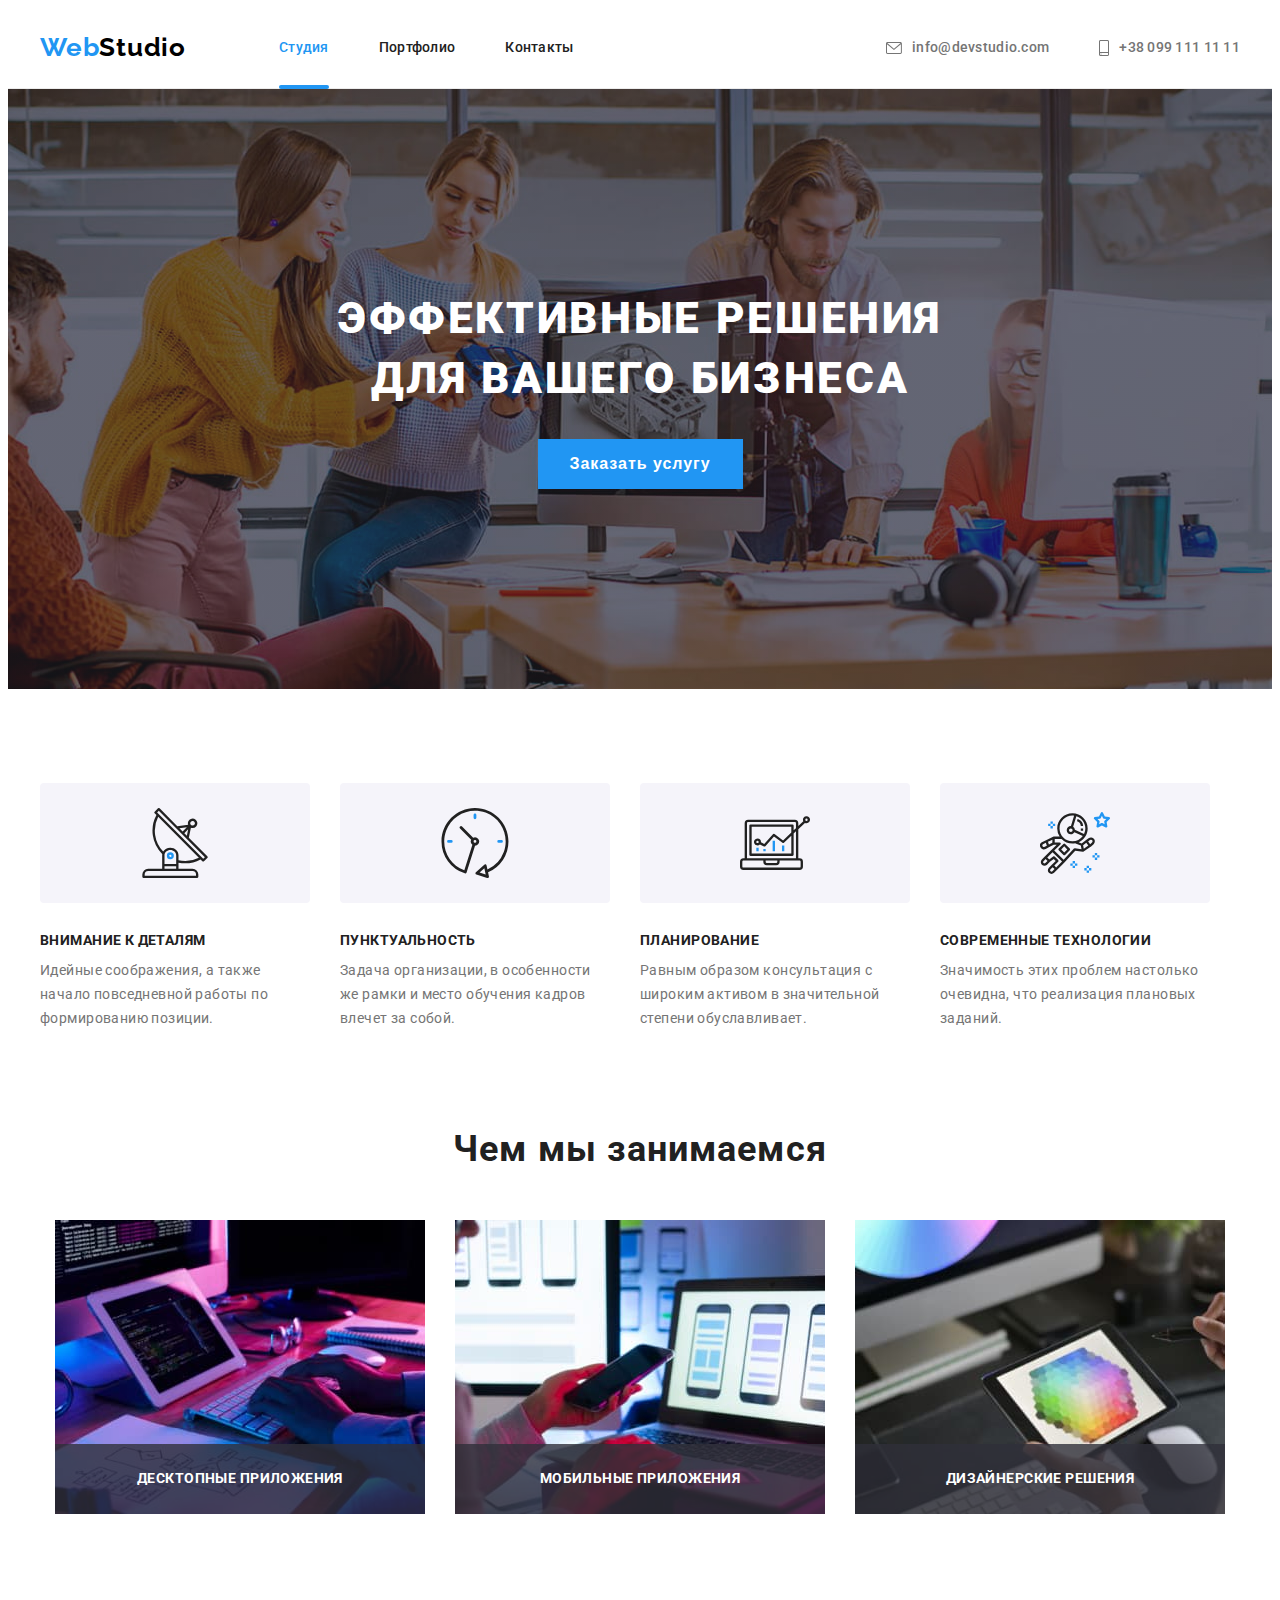
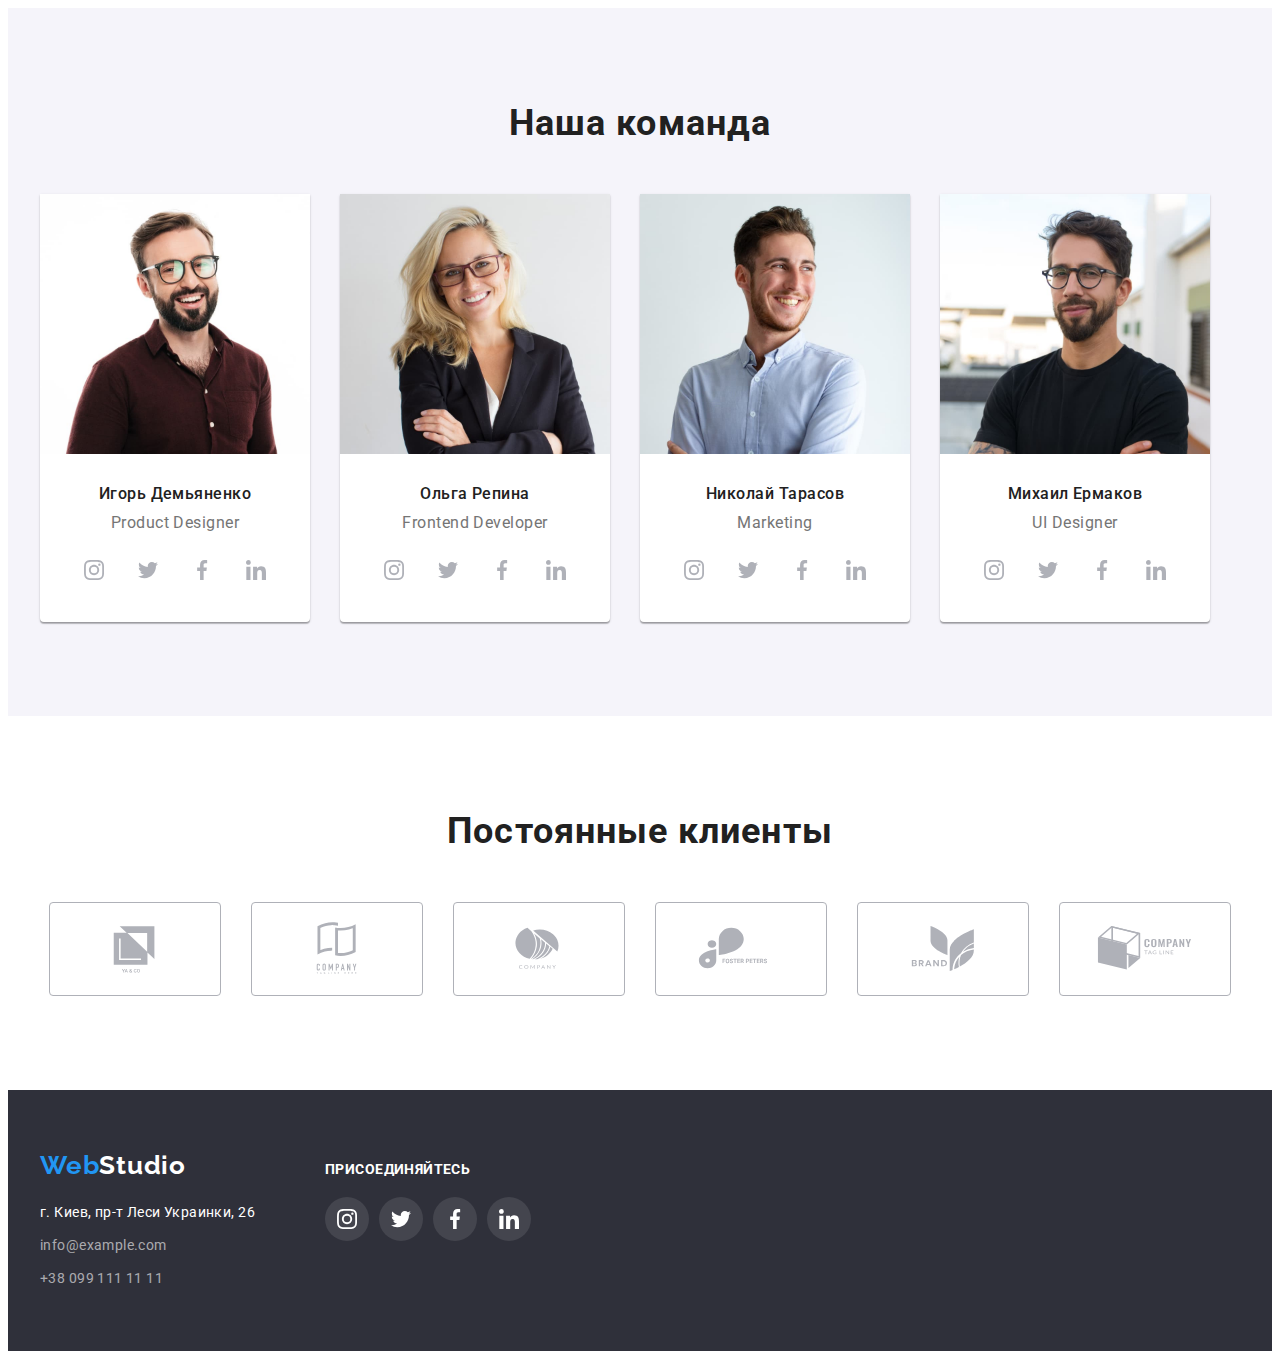
<file: index.html>
<!DOCTYPE html>
<html lang="ru">
  <head>
    <meta charset="UTF-8" />
    <meta http-equiv="X-UA-Compatible" content="IE=edge" />
    <meta name="viewport" content="width=device-width, initial-scale=1.0" />
    <title>Web Studio</title>

    <!-- Шрифти -->
    <link rel="preconnect" href="https://fonts.googleapis.com" />
    <link rel="preconnect" href="https://fonts.gstatic.com" crossorigin />
    <link
      href="https://fonts.googleapis.com/css2?family=Raleway:wght@700&family=Roboto:wght@400;500;700;900&display=swap"
      rel="stylesheet"
    />

    <!-- Modern normalize -->
    <link
      rel="stylesheet"
      href="https://cdnjs.cloudflare.com/ajax/libs/modern-normalize/1.1.0/modern-normalize.min.css"
      integrity="sha512-wpPYUAdjBVSE4KJnH1VR1HeZfpl1ub8YT/NKx4PuQ5NmX2tKuGu6U/JRp5y+Y8XG2tV+wKQpNHVUX03MfMFn9Q=="
      crossorigin="anonymous"
      referrerpolicy="no-referrer"
    />

    <!-- Стилі css -->
    <link rel="stylesheet" href="./css/style.css" />
  </head>

  <body>
    <!-- Header -->
    <header class="header">
      <div class="container header-container">
        <a class="logo link" href="index.html" lang="en">
          <span class="logo-part">Web</span>Studio</a
        >

        <nav class="header-nav">
          <ul class="menu-list list">
            <li class="menu-item">
              <a class="menu-link current link" href="./index.html">Студия</a>
            </li>
            <li class="menu-item">
              <a class="menu-link link" href="./portfolio.html">Портфолио</a>
            </li>
            <li class="menu-item">
              <a class="menu-link link" href="">Контакты</a>
            </li>
          </ul>
        </nav>
        <ul class="contact-header-list list">
          <li class="header-item-mail">
            <a
              class="contact-header-link link"
              href="mailto:info@devstudio.com"
            >
              <svg class="header-icon" width="16" height="12">
                <use href="./images/icons.svg#icon-envelope"></use>
              </svg>
              info@devstudio.com</a
            >
          </li>
          <li class="header-item-phone">
            <a class="contact-header-link link" href="tel:+380961111111">
              <svg class="header-icon" width="10" height="16">
                <use href="./images/icons.svg#icon-smartphone"></use>
              </svg>
              +38 099 111 11 11</a
            >
          </li>
        </ul>
      </div>
    </header>

    <main>
      <!-- Hero -->
      <section class="hero">
        <div class="container">
          <h1 class="hero-title">
            Эффективные решения <br />
            для вашего бизнеса
          </h1>
          <button class="hero-btn" type="button" data-modal-open>Заказать услугу</button>
        <div class="backdrop is-hidden" data-modal>
          <div class="modal-wrapper">
          <button class="modal-btn" data-modal-close>
            <svg class="close-icon" width="18" height="18">
              <use href="./images/icons.svg#icon-close"></use>
            </svg>
          </button>
          </div>
        </div>
        </div>
      </section>

      <!--Our advantages  -->
      <section class="section">
        <div class="container advantages">
          <h2 class="visually-hidden">Наши преимущества</h2>
          <ul class="advantages-list list">
            <li class="advantages-item">
              <div class="advantages-img">
                <svg class="advantages-icon">
                  <use href="./images/icons.svg#icon-antenna"></use>
                </svg>
              </div>
              <h3 class="advantages-title">Внимание к деталям</h3>
              <p class="advantages-description">
                Идейные соображения, а также начало повседневной работы по
                формированию позиции.
              </p>
            </li>
            <li class="advantages-item">
              <div class="advantages-img">
                <svg class="advantages-icon">
                  <use href="./images/icons.svg#icon-clock"></use>
                </svg>
              </div>
              <h3 class="advantages-title">Пунктуальность</h3>
              <p class="advantages-description">
                Задача организации, в особенности же рамки и место обучения
                кадров влечет за собой.
              </p>
            </li>
            <li class="advantages-item">
              <div class="advantages-img">
                <svg class="advantages-icon">
                  <use href="./images/icons.svg#icon-diagram"></use>
                </svg>
              </div>
              <h3 class="advantages-title">Планирование</h3>
              <p class="advantages-description">
                Равным образом консультация с широким активом в значительной
                степени обуславливает.
              </p>
            </li>
            <li class="advantages-item">
              <div class="advantages-img">
                <svg class="advantages-icon">
                  <use href="./images/icons.svg#icon-astronaut"></use>
                </svg>
              </div>
              <h3 class="advantages-title">Современные технологии</h3>
              <p class="advantages-description">
                Значимость этих проблем настолько очевидна, что реализация
                плановых заданий.
              </p>
            </li>
          </ul>
        </div>
      </section>

      <!-- What we do -->
      <section class="services section">
        <div class="container">
          <h2 class="section-title">Чем мы занимаемся</h2>
          <ul class="services-list list">
            <li class="services-item">
              <img
                class="services-img"
                src="./images/block1-img1.jpg"
                alt="сотрудник пишет код"
                width="370"
                height="294"
              />
              <div class="services-description">
                <p class="services-name">Десктопные приложения</p>
              </div>
            </li>
            <li class="services-item">
              <img
                class="services-img"
                src="./images/block1-img2.jpg"
                alt="сотрудник создает дизайн приложения"
                width="370"
                height="294"
              />
              <div class="services-description">
                <p class="services-name">Мобильные приложения</p>
              </div>
            </li>
            <li class="services-item">
              <img
                class="services-img"
                src="./images/block1-img3.jpg"
                alt="сотрудник делает палитру для графического дизайна"
                width="370"
                height="294"
              />
              <div class="services-description">
                <p class="services-name">Дизайнерские решения</p>
              </div>
            </li>
          </ul>
        </div>
      </section>

      <!-- Our team -->
      <section class="team section">
        <div class="container">
          <h2 class="section-title">Наша команда</h2>
          <ul class="team-list list">
            <li class="team-list-item">
              <img
                class="team-list-photo"
                src="./images/block2-img1.jpg"
                alt="портретное фото сотрудника"
                width="270"
                height="260"
              />
              <div class="team-description">
                <h3 class="team-list-name">Игорь Демьяненко</h3>
                <p class="team-list-position" lang="en">Product Designer</p>
                <ul class="team-socials list">
                  <li class="socials-item">
                    <a
                      class="socials-link link"
                      href=""
                      target="_blank"
                      rel="noopener noreferrer"
                      aria-label="иконка Instagram"
                    >
                      <svg class="socials-icon" width="20" height="20">
                        <use href="./images/icons.svg#icon-instagram"></use>
                      </svg>
                    </a>
                  </li>
                  <li class="socials-item">
                    <a
                      class="socials-link link"
                      href=""
                      target="_blank"
                      rel="noopener noreferrer"
                      aria-label="иконка Twitter"
                    >
                      <svg class="socials-icon" width="20" height="20">
                        <use href="./images/icons.svg#icon-twitter"></use>
                      </svg>
                    </a>
                  </li>
                  <li class="socials-item">
                    <a
                      class="socials-link link"
                      href=""
                      target="_blank"
                      rel="noopener noreferrer"
                      aria-label="иконка Facebook"
                    >
                      <svg class="socials-icon" width="20" height="20">
                        <use href="./images/icons.svg#icon-facebook"></use>
                      </svg>
                    </a>
                  </li>
                  <li class="socials-item">
                    <a
                      class="socials-link link"
                      href=""
                      target="_blank"
                      rel="noopener noreferrer"
                      aria-label="иконка Linkedin"
                    >
                      <svg class="socials-icon" width="20" height="20">
                        <use href="./images/icons.svg#icon-linkedin"></use>
                      </svg>
                    </a>
                  </li>
                </ul>
              </div>
            </li>
            <li class="team-list-item">
              <img
                class="team-list-photo"
                src="./images/block2-img2.jpg"
                alt="портретное фото сотрудника"
                width="270"
                height="260"
              />
              <div class="team-description">
                <h3 class="team-list-name">Ольга Репина</h3>
                <p class="team-list-position" lang="en">Frontend Developer</p>
                <ul class="team-socials list">
                  <li class="socials-item">
                    <a
                      class="socials-link link"
                      href=""
                      target="_blank"
                      rel="noopener noreferrer"
                      aria-label="иконка Instagram"
                    >
                      <svg class="socials-icon" width="20" height="20">
                        <use href="./images/icons.svg#icon-instagram"></use>
                      </svg>
                    </a>
                  </li>
                  <li class="socials-item">
                    <a
                      class="socials-link link"
                      href=""
                      target="_blank"
                      rel="noopener noreferrer"
                      aria-label="иконка Twitter"
                    >
                      <svg class="socials-icon" width="20" height="20">
                        <use href="./images/icons.svg#icon-twitter"></use>
                      </svg>
                    </a>
                  </li>
                  <li class="socials-item">
                    <a
                      class="socials-link link"
                      href=""
                      target="_blank"
                      rel="noopener noreferrer"
                      aria-label="иконка Facebook"
                    >
                      <svg class="socials-icon" width="20" height="20">
                        <use href="./images/icons.svg#icon-facebook"></use>
                      </svg>
                    </a>
                  </li>
                  <li class="socials-item">
                    <a
                      class="socials-link link"
                      href=""
                      target="_blank"
                      rel="noopener noreferrer"
                      aria-label="иконка Linkedin"
                    >
                      <svg class="socials-icon" width="20" height="20">
                        <use href="./images/icons.svg#icon-linkedin"></use>
                      </svg>
                    </a>
                  </li>
                </ul>
              </div>
            </li>
            <li class="team-list-item">
              <img
                class="team-list-photo"
                src="./images/block2-img3.jpg"
                alt="портретное фото сотрудника"
                width="270"
                height="260"
              />
              <div class="team-description">
                <h3 class="team-list-name">Николай Тарасов</h3>
                <p class="team-list-position" lang="en">Marketing</p>
                <ul class="team-socials list">
                  <li class="socials-item">
                    <a
                      class="socials-link link"
                      href=""
                      target="_blank"
                      rel="noopener noreferrer"
                      aria-label="иконка Instagram"
                    >
                      <svg class="socials-icon" width="20" height="20">
                        <use href="./images/icons.svg#icon-instagram"></use>
                      </svg>
                    </a>
                  </li>
                  <li class="socials-item">
                    <a
                      class="socials-link link"
                      href=""
                      target="_blank"
                      rel="noopener noreferrer"
                      aria-label="иконка Twitter"
                    >
                      <svg class="socials-icon" width="20" height="20">
                        <use href="./images/icons.svg#icon-twitter"></use>
                      </svg>
                    </a>
                  </li>
                  <li class="socials-item">
                    <a
                      class="socials-link link"
                      href=""
                      target="_blank"
                      rel="noopener noreferrer"
                      aria-label="иконка Facebook"
                    >
                      <svg class="socials-icon" width="20" height="20">
                        <use href="./images/icons.svg#icon-facebook"></use>
                      </svg>
                    </a>
                  </li>
                  <li class="socials-item">
                    <a
                      class="socials-link link"
                      href=""
                      target="_blank"
                      rel="noopener noreferrer"
                      aria-label="иконка Linkedin"
                    >
                      <svg class="socials-icon" width="20" height="20">
                        <use href="./images/icons.svg#icon-linkedin"></use>
                      </svg>
                    </a>
                  </li>
                </ul>
              </div>
            </li>
            <li class="team-list-item">
              <img
                class="team-list-photo"
                src="./images/block2-img4.jpg"
                alt="портретное фото сотрудника"
                width="270"
                height="260"
              />
              <div class="team-description">
                <h3 class="team-list-name">Михаил Ермаков</h3>
                <p class="team-list-position" lang="en">UI Designer</p>
                <ul class="team-socials list">
                  <li class="socials-item">
                    <a
                      class="socials-link link"
                      href=""
                      target="_blank"
                      rel="noopener noreferrer"
                      aria-label="иконка Instagram"
                    >
                      <svg class="socials-icon" width="20" height="20">
                        <use href="./images/icons.svg#icon-instagram"></use>
                      </svg>
                    </a>
                  </li>
                  <li class="socials-item">
                    <a
                      class="socials-link link"
                      href=""
                      target="_blank"
                      rel="noopener noreferrer"
                      aria-label="иконка Twitter"
                    >
                      <svg class="socials-icon" width="20" height="20">
                        <use href="./images/icons.svg#icon-twitter"></use>
                      </svg>
                    </a>
                  </li>
                  <li class="socials-item">
                    <a
                      class="socials-link link"
                      href=""
                      target="_blank"
                      rel="noopener noreferrer"
                      aria-label="иконка Facebook"
                    >
                      <svg class="socials-icon" width="20" height="20">
                        <use href="./images/icons.svg#icon-facebook"></use>
                      </svg>
                    </a>
                  </li>
                  <li class="socials-item">
                    <a
                      class="socials-link link"
                      href=""
                      target="_blank"
                      rel="noopener noreferrer"
                      aria-label="иконка Linkedin"
                    >
                      <svg class="socials-icon" width="20" height="20">
                        <use href="./images/icons.svg#icon-linkedin"></use>
                      </svg>
                    </a>
                  </li>
                </ul>
              </div>
            </li>
          </ul>
        </div>
      </section>

      <!-- Our clients -->
      <section class="section">
        <div class="container">
          <h2 class="section-title">Постоянные клиенты</h2>
          <ul class="clients list">
            <li class="clients-item">
              <a
                class="clients-link link"
                href=""
                target="_blank"
                rel="noopener noreferrer"
                aria-label="логотип клиента 1"
              >
                <svg class="clients-icon" width="106" height="60">
                  <use href="./images/icons.svg#icon-logo-1"></use>
                </svg>
              </a>
            </li>
            <li class="clients-item">
              <a
                class="clients-link link"
                href=""
                target="_blank"
                rel="noopener noreferrer"
                aria-label="логотип клиента 2"
              >
                <svg class="clients-icon" width="106" height="60">
                  <use href="./images/icons.svg#icon-logo-2"></use>
                </svg>
              </a>
            </li>
            <li class="clients-item">
              <a
                class="clients-link link"
                href=""
                target="_blank"
                rel="noopener noreferrer"
                aria-label="логотип клиента 3"
              >
                <svg class="clients-icon" width="106" height="60">
                  <use href="./images/icons.svg#icon-logo-3"></use>
                </svg>
              </a>
            </li>
            <li class="clients-item">
              <a
                class="clients-link link"
                href=""
                target="_blank"
                rel="noopener noreferrer"
                aria-label="логотип клиента 4"
              >
                <svg class="clients-icon" width="106" height="60">
                  <use href="./images/icons.svg#icon-logo-4"></use>
                </svg>
              </a>
            </li>
            <li class="clients-item">
              <a
                class="clients-link link"
                href=""
                target="_blank"
                rel="noopener noreferrer"
                aria-label="логотип клиента 5"
              >
                <svg class="clients-icon" width="106" height="60">
                  <use href="./images/icons.svg#icon-logo-5"></use>
                </svg>
              </a>
            </li>
            <li class="clients-item">
              <a
                class="clients-link link"
                href=""
                target="_blank"
                rel="noopener noreferrer"
                aria-label="логотип клиента 6"
              >
                <svg class="clients-icon" width="106" height="60">
                  <use href="./images/icons.svg#icon-logo-6"></use>
                </svg>
              </a>
            </li>
          </ul>
        </div>
      </section>
    </main>

    <!-- Footer -->
    <footer class="footer">
      <div class="container footer-container">
        <div class="footer-logo-adress">
          <a class="logo-footer link" href="index.html" lang="en"
            ><span class="logo-part">Web</span>Studio</a
          >
          <address class="address">
            <ul class="contacts-list list">
              <li class="contacts-list-item ">
                <a
                  class="contacts-footer-link map link"
                  href="https://goo.gl/maps/a1JVnRPQd5P11oBA7"
                  target="_blank"
                  rel="noopener noreferrer"
                  >г. Киев, пр-т Леси Украинки, 26</a
                >
              </li>
              <li class="contacts-list-item">
                <a
                  class="contacts-footer-link link"
                  href="mailto:info@example.com"
                  >info@example.com</a
                >
              </li>
              <li class="contacts-list-item">
                <a class="contacts-footer-link link" href="tel:+380991111111"
                  >+38 099 111 11 11</a
                >
              </li>
            </ul>
          </address>
        </div>

        <div class="footer-join">
          <h3 class="join-title">Присоединяйтесь</h3>
          <ul class="join-list list">
            <li class="join-item">
              <a
                class="join-link link"
                href=""
                target="_blank"
                rel="noopener noreferrer"
                aria-label="иконка Instagram"
              >
                <svg class="join-icon" width="20" height="20">
                  <use href="./images/icons.svg#icon-instagram"></use>
                </svg>
              </a>
            </li>
            <li class="join-item">
              <a
                class="join-link link"
                href=""
                target="_blank"
                rel="noopener noreferrer"
                aria-label="иконка Twitter"
              >
                <svg class="join-icon" width="20" height="20">
                  <use href="./images/icons.svg#icon-twitter"></use>
                </svg>
              </a>
            </li>
            <li class="join-item">
              <a
                class="join-link link"
                href=""
                target="_blank"
                rel="noopener noreferrer"
                aria-label="иконка Facebook"
              >
                <svg class="join-icon" width="20" height="20">
                  <use href="./images/icons.svg#icon-facebook"></use>
                </svg>
              </a>
            </li>
            <li class="join-item">
              <a
                class="join-link link"
                href=""
                target="_blank"
                rel="noopener noreferrer"
                aria-label="иконка Linkedin"
              >
                <svg class="join-icon" width="20" height="20">
                  <use href="./images/icons.svg#icon-linkedin"></use>
                </svg>
              </a>
            </li>
          </ul>
        </div>
      </div>
    </footer>

    <script src="./js/modal.js"></script>
  </body>
</html>
</file>
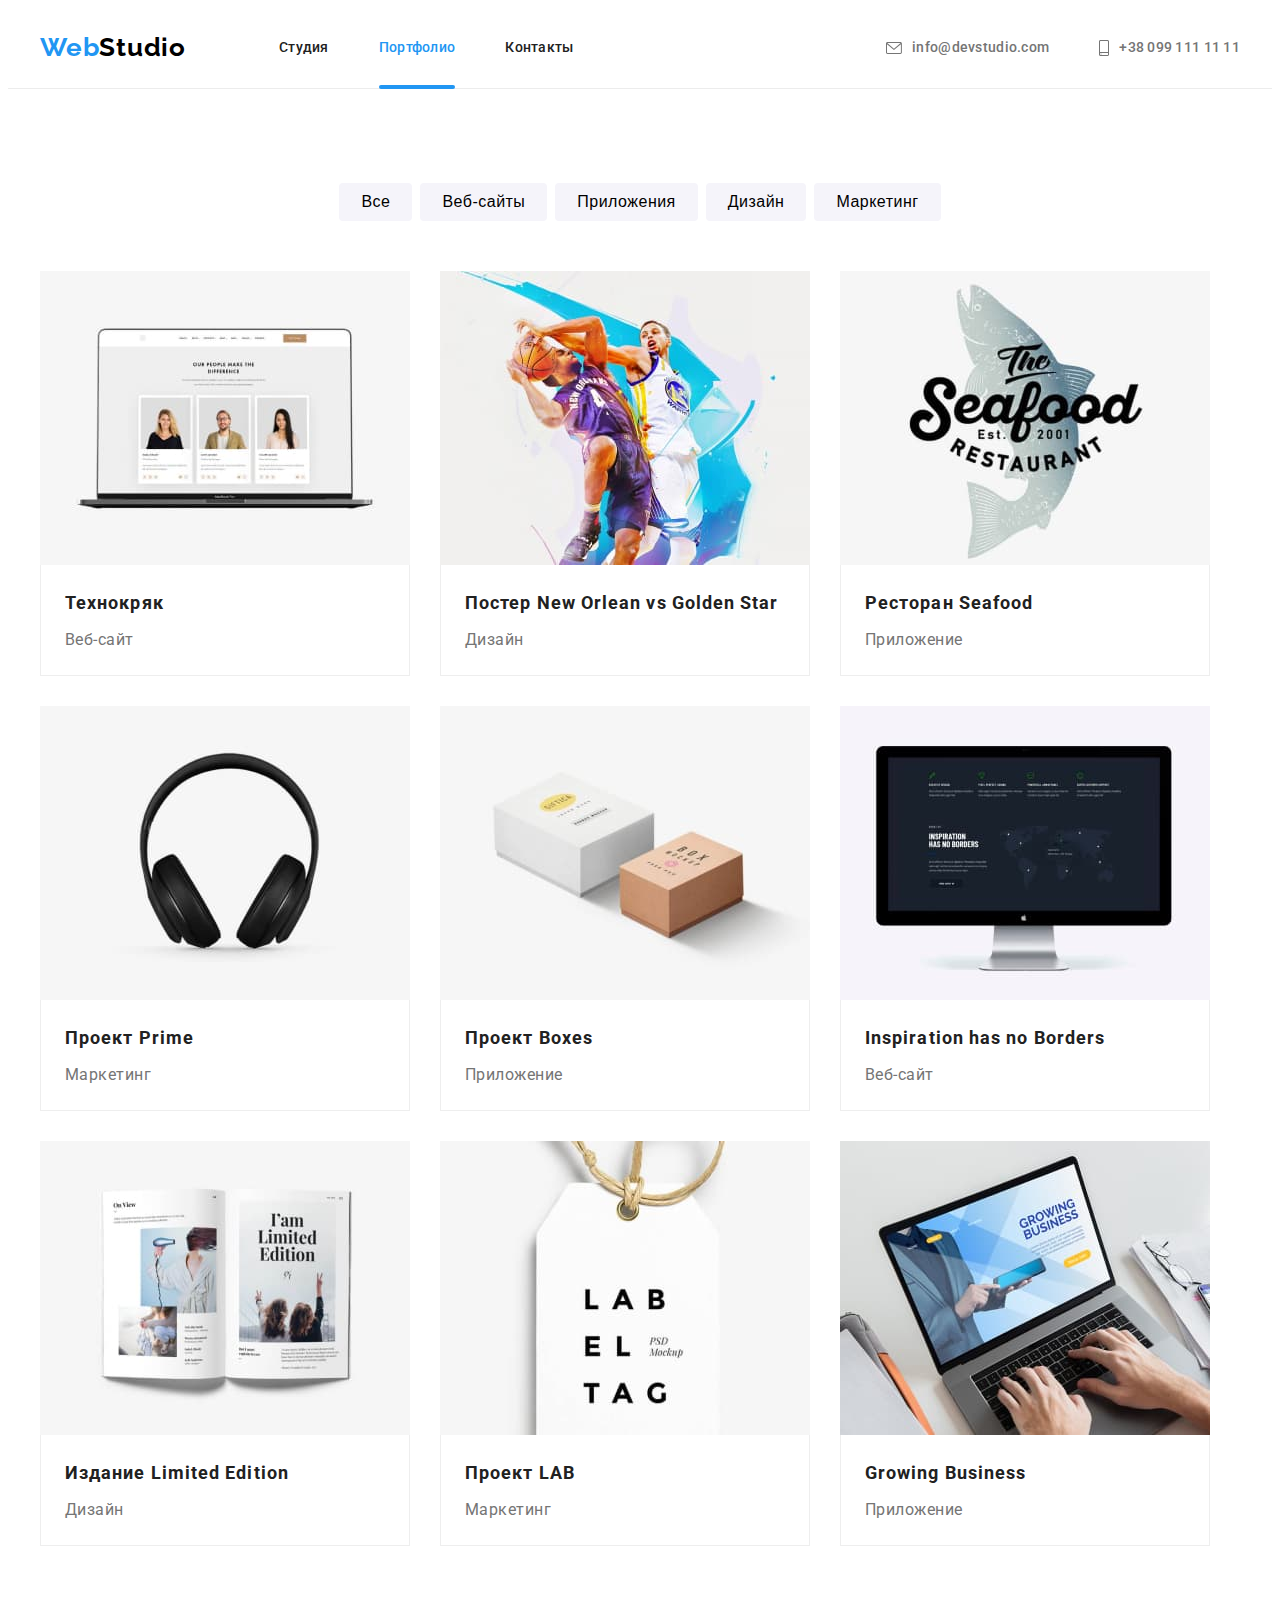
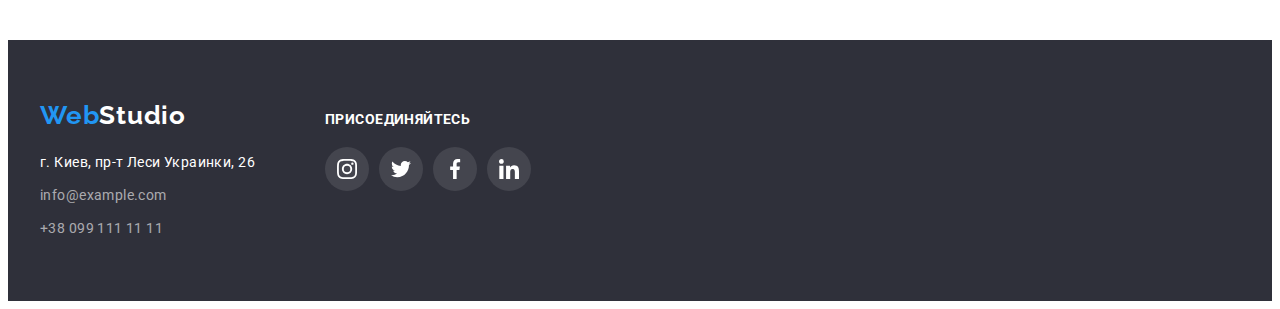
<file: portfolio.html>
<!DOCTYPE html>
<html lang="ru">
  <head>
    <meta charset="UTF-8" />
    <meta http-equiv="X-UA-Compatible" content="IE=edge" />
    <meta name="viewport" content="width=device-width, initial-scale=1.0" />
    <title>Portfolio</title>

    <!-- Шрифти -->
    <link rel="preconnect" href="https://fonts.googleapis.com" />
    <link rel="preconnect" href="https://fonts.gstatic.com" crossorigin />
    <link
      href="https://fonts.googleapis.com/css2?family=Raleway:wght@700&family=Roboto:wght@400;500;700;900&display=swap"
      rel="stylesheet"
    />

    <!-- Modern normalize -->
    <link
      rel="stylesheet"
      href="https://cdnjs.cloudflare.com/ajax/libs/modern-normalize/1.1.0/modern-normalize.min.css"
      integrity="sha512-wpPYUAdjBVSE4KJnH1VR1HeZfpl1ub8YT/NKx4PuQ5NmX2tKuGu6U/JRp5y+Y8XG2tV+wKQpNHVUX03MfMFn9Q=="
      crossorigin="anonymous"
      referrerpolicy="no-referrer"
    />

    <!-- Стилі css -->
    <link rel="stylesheet" href="./css/style.css" />
  </head>
  <body>
    <!-- Header -->
    <header class="header">
      <div class="container header-container">
        <a class="logo link" href="index.html" lang="en">
          <span class="logo-part">Web</span>Studio</a
        >

        <nav class="header-nav">
          <ul class="menu-list list">
            <li class="menu-item">
              <a class="menu-link link" href="./index.html">Студия</a>
            </li>
            <li class="menu-item">
              <a class="menu-link current link" href="./portfolio.html">Портфолио</a>
            </li>
            <li class="menu-item">
              <a class="menu-link link" href="">Контакты</a>
            </li>
          </ul>
        </nav>
        <ul class="contact-header-list list">
          <li class="header-item-mail">
            <a
              class="contact-header-link link"
              href="mailto:info@devstudio.com"
            >
              <svg class="header-icon" width="16" height="12">
                <use href="./images/icons.svg#icon-envelope"></use>
              </svg>
              info@devstudio.com</a
            >
          </li>
          <li class="header-item-phone">
            <a class="contact-header-link link" href="tel:+380961111111">
              <svg class="header-icon" width="10" height="16">
                <use href="./images/icons.svg#icon-smartphone"></use>
              </svg>
              +38 099 111 11 11</a
            >
          </li>
        </ul>
      </div>
    </header>

    <main class="portfolio">
      <section class="section">
        <div class="container">
          <h1 class="visually-hidden">Портфолио</h1>
          <ul class="btn-list list">
            <li class="btn-list-item">
              <button class="button" type="button">Все</button>
            </li>
            <li class="btn-list-item">
              <button class="button" type="button">Веб-сайты</button>
            </li>
            <li class="btn-list-item">
              <button class="button" type="button">Приложения</button>
            </li>
            <li class="btn-list-item">
              <button class="button" type="button">Дизайн</button>
            </li>
            <li class="btn-list-item">
              <button class="button" type="button">Маркетинг</button>
            </li>
          </ul>

          <ul class="projects-list list">
            <li class="projects-list-item">
              <a class="project-list-link link" href="#">
                <div class="project-overlay">
                <img
                  class="projects-example"
                  src="./images/portfolio/img-1.jpg"
                  alt="веб сайт Технокряка"
                  width="370"
                  height="294"
                />
                <div class="overlay">
                  <p class="overlay-description">
                    Ресурс предлагает комплексные предложения с разным уровнем функционала и сервисов. Все это позволит посетителю получить
                    исчерпывающие сведения о компании или частном лице.
                  </p>
                </div>
                </div>
                <div class="project-description">
                  <h2 class="project-name">Технокряк</h2>
                  <p class="project-type">Веб-сайт</p>
                </div>
              </a>
            </li>
            <li class="projects-list-item">
              <a class="project-list-link link" href="#">
                <div class="project-overlay">
                <img
                  class="projects-example"
                  src="./images/portfolio/img-2.jpg"
                  alt="дизайн постера"
                  width="370"
                  height="294"
                />
                <div class="overlay">
                  <p class="overlay-description">
                    Ресурс предлагает комплексные предложения с разным уровнем функционала и сервисов. Все это позволит посетителю
                    получить
                    исчерпывающие сведения о компании или частном лице.
                  </p>
                </div>
                </div>
                <div class="project-description">
                  <h2 class="project-name">
                    Постер <span lang="en">New Orlean vs Golden Star</span>
                  </h2>
                  <p class="project-type">Дизайн</p>
                </div>
              </a>
            </li>
            <li class="projects-list-item">
              <a class="project-list-link link" href="#">
                <div class="project-overlay">
                <img
                  class="projects-example"
                  src="./images/portfolio/img-3.jpg"
                  alt="приложение для ресторана"
                  width="370"
                  height="294"
                />
                <div class="overlay">
                  <p class="overlay-description">
                    Ресурс предлагает комплексные предложения с разным уровнем функционала и сервисов. Все это позволит посетителю
                    получить
                    исчерпывающие сведения о компании или частном лице.
                  </p>
                </div>
                </div>
                <div class="project-description">
                  <h2 class="project-name">
                    Ресторан <span lang="en">Seafood</span>
                  </h2>
                  <p class="project-type">Приложение</p>
                </div>
              </a>
            </li>
            <li class="projects-list-item">
              <a class="project-list-link link" href="">
                <div class="project-overlay">
                <img
                  class="projects-example"
                  src="./images/portfolio/img-4.jpg"
                  alt="маркетинг проекта Prime"
                  width="370"
                  height="294"
                />
                <div class="overlay">
                  <p class="overlay-description">
                    Ресурс предлагает комплексные предложения с разным уровнем функционала и сервисов. Все это позволит посетителю
                    получить
                    исчерпывающие сведения о компании или частном лице.
                  </p>
                </div>
                </div>
                <div class="project-description">
                  <h2 class="project-name">
                    Проект <span lang="en">Prime</span>
                  </h2>
                  <p class="project-type">Маркетинг</p>
                </div>
              </a>
            </li>
            <li class="projects-list-item">
              <a class="project-list-link link" href="">
                <div class="project-overlay">
                <img
                  class="projects-example"
                  src="./images/portfolio/img-5.jpg"
                  alt="проект приложения"
                  width="370"
                  height="294"
                />
                <div class="overlay">
                  <p class="overlay-description">
                    Ресурс предлагает комплексные предложения с разным уровнем функционала и сервисов. Все это позволит посетителю
                    получить
                    исчерпывающие сведения о компании или частном лице.
                  </p>
                </div>
                </div>
                <div class="project-description">
                  <h2 class="project-name">
                    Проект <span lang="en">Boxes</span>
                  </h2>
                  <p class="project-type">Приложение</p>
                </div>
              </a>
            </li>
            <li class="projects-list-item">
              <a class="project-list-link link" href="">
                <div class="project-overlay">
                <img
                  class="projects-example"
                  src="./images/portfolio/img-6.jpg"
                  alt="веб-сайт"
                  width="370"
                  height="294"
                />
                <div class="overlay">
                  <p class="overlay-description">
                    Ресурс предлагает комплексные предложения с разным уровнем функционала и сервисов. Все это позволит посетителю
                    получить
                    исчерпывающие сведения о компании или частном лице.
                  </p>
                </div>
                </div>
                <div class="project-description">
                  <h2 class="project-name" lang="en">
                    Inspiration has no Borders
                  </h2>
                  <p class="project-type">Веб-сайт</p>
                </div>
              </a>
            </li>
            <li class="projects-list-item">
              <a class="project-list-link link" href="">
                <div class="project-overlay">
                <img
                  class="projects-example"
                  src="./images/portfolio/img-7.jpg"
                  alt="дизайн издания"
                  width="370"
                  height="294"
                />
                <div class="overlay">
                  <p class="overlay-description">
                    Ресурс предлагает комплексные предложения с разным уровнем функционала и сервисов. Все это позволит посетителю
                    получить
                    исчерпывающие сведения о компании или частном лице.
                  </p>
                </div>
                </div>
                <div class="project-description">
                  <h2 class="project-name">
                    Издание <span lang="en">Limited Edition</span>
                  </h2>
                  <p class="project-type">Дизайн</p>
                </div>
              </a>
            </li>
            <li class="projects-list-item">
              <a class="project-list-link link" href="">
                <div class="project-overlay">
                <img
                  class="projects-example"
                  src="./images/portfolio/img-8.jpg"
                  alt="маркетинг проекта LAB"
                  width="370"
                  height="294"
                />
                <div class="overlay">
                  <p class="overlay-description">
                    Ресурс предлагает комплексные предложения с разным уровнем функционала и сервисов. Все это позволит посетителю
                    получить
                    исчерпывающие сведения о компании или частном лице.
                  </p>
                </div>
                </div>
                <div class="project-description">
                  <h2 class="project-name">
                    Проект <span lang="en">LAB</span>
                  </h2>
                  <p class="project-type">Маркетинг</p>
                </div>
              </a>
            </li>
            <li class="projects-list-item">
              <a class="project-list-link link" href="">
                <div class="project-overlay">
                <img
                  class="projects-example"
                  src="./images/portfolio/img-9.jpg"
                  alt="приложение для бизнеса"
                  width="370"
                  height="294"
                />
                <div class="overlay">
                  <p class="overlay-description">
                    Ресурс предлагает комплексные предложения с разным уровнем функционала и сервисов. Все это позволит посетителю
                    получить
                    исчерпывающие сведения о компании или частном лице.
                  </p>
                </div>
                </div>
                <div class="project-description">
                  <h2 class="project-name" lang="en">Growing Business</h2>
                  <p class="project-type">Приложение</p>
                </div>
              </a>
            </li>
          </ul>
        </div>
      </section>
    </main>

    <!-- Footer -->
    <footer class="footer">
      <div class="container footer-container">
        <div class="footer-logo-adress">
          <a class="logo-footer link" href="index.html" lang="en"
            ><span class="logo-part">Web</span>Studio</a
          >
          <address class="address">
            <ul class="contacts-list list">
              <li class="contacts-list-item map">
                <a
                  class="contacts-footer-link map link"
                  href="https://goo.gl/maps/a1JVnRPQd5P11oBA7"
                  target="_blank"
                  rel="noopener noreferrer"
                  >г. Киев, пр-т Леси Украинки, 26</a
                >
              </li>
              <li class="contacts-list-item">
                <a
                  class="contacts-footer-link link"
                  href="mailto:info@example.com"
                  >info@example.com</a
                >
              </li>
              <li class="contacts-list-item">
                <a class="contacts-footer-link link" href="tel:+380991111111"
                  >+38 099 111 11 11</a
                >
              </li>
            </ul>
          </address>
        </div>

        <div class="footer-join">
          <h3 class="join-title">Присоединяйтесь</h3>
          <ul class="join-list list">
            <li class="join-item">
              <a
                class="join-link link"
                href=""
                target="_blank"
                rel="noopener noreferrer"
                aria-label="иконка Instagram"
              >
                <svg class="join-icon" width="20" height="20">
                  <use href="./images/icons.svg#icon-instagram"></use>
                </svg>
              </a>
            </li>
            <li class="join-item">
              <a
                class="join-link link"
                href=""
                target="_blank"
                rel="noopener noreferrer"
                aria-label="иконка Twitter"
              >
                <svg class="join-icon" width="20" height="20">
                  <use href="./images/icons.svg#icon-twitter"></use>
                </svg>
              </a>
            </li>
            <li class="join-item">
              <a
                class="join-link link"
                href=""
                target="_blank"
                rel="noopener noreferrer"
                aria-label="иконка Facebook"
              >
                <svg class="join-icon" width="20" height="20">
                  <use href="./images/icons.svg#icon-facebook"></use>
                </svg>
              </a>
            </li>
            <li class="join-item">
              <a
                class="join-link link"
                href=""
                target="_blank"
                rel="noopener noreferrer"
                aria-label="иконка Linkedin"
              >
                <svg class="join-icon" width="20" height="20">
                  <use href="./images/icons.svg#icon-linkedin"></use>
                </svg>
              </a>
            </li>
          </ul>
        </div>
      </div>
    </footer>
    
    <script src="./js/modal.js"></script>
  </body>
</html>
</file>
<file: css/style.css>
:root {
  --main-transition: 250ms cubic-bezier(0.4, 0, 0.2, 1);

  --main-font: "Roboto", sans-serif;
  --main-text-color: #212121;
  --secondary-text-color: #757575;
  --secondary-text-color-white: #ffffff;
  --accent-color: #2196f3;
  --main-background-color: #e5e5e5;
  --secondary-background-color: #f5f4fa;
  --accent-background-color: #2f303a;
}

body {
  font-family: var(--main-font);
  color: var(--main-text-color);
}

h1,
h2,
h3,
h4,
h5,
h6,
p {
  margin: 0;
}

img {
  display: block;
  max-width: 100%;
  height: auto;
}

.visually-hidden {
  position: absolute;
  width: 1px;
  height: 1px;
  margin: -1px;
  border: 0;
  padding: 0;
  white-space: nowrap;
  clip-path: inset(100%);
  clip: rect(0 0 0 0);
  overflow: hidden;
}

.section {
  padding-top: 94px;
  padding-bottom: 94px;
}

.container {
  width: 1200px;

  padding-left: 15px;
  padding-right: 15px;

  margin-left: auto;
  margin-right: auto;
}

.list {
  list-style: none;
  padding: 0;
  margin: 0;
}

.link {
  text-decoration: none;
  font-family: inherit;
  color: inherit;
}

.address {
  font-style: normal;
}

/* Header */

.header {
  border-bottom: 1px solid #ececec;

  background-color: var(--secondary-text-color-white);

  font-weight: 500;
  font-size: 14px;
  line-height: 1.14;
  letter-spacing: 0.02em;
}

.header-container {
  display: flex;
  align-items: center;
}

.logo {
  display: block;

  margin-right: 93px;
  padding-top: 24px;
  padding-bottom: 25px;

  font-family: "Raleway", sans-serif;
  font-weight: 700;
  font-size: 26px;
  line-height: 1.19;
  letter-spacing: 0.03em;

  color: #000000;
}

.logo-part {
  color: var(--accent-color);
}

.menu-list {
  display: flex;
  text-align: center;
}

.menu-item {
  margin-right: 50px;
}

.menu-item:last-child {
  margin-right: 0;
}

.menu-link {
  position: relative;
  transition: color var(--main-transition);

  display: block;

  padding-top: 32px;
  padding-bottom: 32px;

  color: var(--main-text-color);
}

.menu-link.current {
  color: var(--accent-color);
}

.menu-link.current::after {
  content: "";

  position: absolute;
  bottom: -1px;
  left: 0;

  display: block;
  width: 100%;
  height: 4px;

  background-color: var(--accent-color);
  border-radius: 2px;
}

.menu-link:hover,
.menu-link:focus {
  color: var(--accent-color);
}

.contact-header-list {
  display: flex;

  margin-left: auto;

  color: var(--secondary-text-color);
}

.header-item-mail {
  margin-right: 50px;
}

.contact-header-link {
  transition: color var(--main-transition);

  display: flex;
  align-items: center;

  padding-top: 32px;
  padding-bottom: 32px;

  color: var(--secondary-text-color);
}

.contact-header-link:hover,
.contact-header-link:focus {
  color: var(--accent-color);
}

.header-icon {
  margin-right: 10px;
  fill: currentColor;
}

/* Hero */

.hero {
  padding: 200px 0;
  max-width: 1600px;
  margin-left: auto;
  margin-right: auto;

  background-image: linear-gradient(
      to right,
      rgba(47, 48, 58, 0.4),
      rgba(47, 48, 58, 0.4)
    ),
    url(../images/heros/bcg-heroes.jpg);
  background-repeat: no-repeat;
  background-position: center;
  background-size: cover;

  background-color: var(--accent-background-color);
  color: var(--secondary-text-color-white);
}

.hero-title {
  margin-bottom: 30px;

  color: inherit;

  font-weight: 900;
  font-size: 44px;
  line-height: 1.36;
  text-align: center;
  letter-spacing: 0.06em;
  text-transform: uppercase;
}

.hero-btn {
  transition: background-color var(--main-transition),
    color var(--main-transition);
  display: block;

  margin: auto;
  padding: 10px 32px;

  min-width: 200px;
  min-height: 50px;
  border: none;

  color: inherit;
  background-color: var(--accent-color);

  font-weight: 700;
  font-size: 16px;
  line-height: 1.88;

  text-align: center;
  letter-spacing: 0.06em;

  cursor: pointer;
}

.hero-btn:hover,
.hero-btn:focus {
  background-color: #188ce8;
  color: inherit;
}

.backdrop {
  transition: opacity var(--main-transition), visibility var(--main-transition);

  position: fixed;
  top: 0;
  left: 0;

  width: 100%;
  height: 100%;
  background-color: rgba(0, 0, 0, 0.2);
}

.backdrop.is-hidden {
  opacity: 0;
  visibility: hidden;
  pointer-events: none;
}

.modal-wrapper {
  transition: transform 300ms ease-in-out 200ms, opacity 300ms ease-in-out 200ms;
  position: absolute;
  top: 50%;
  left: 50%;
  transform: translate(-50%, -50%);

  width: 528px;
  height: 581px;

  background-color: #ffffff;
  box-shadow: 0px 1px 3px rgba(0, 0, 0, 0.12), 0px 1px 1px rgba(0, 0, 0, 0.14),
    0px 2px 1px rgba(0, 0, 0, 0.2);
  border-radius: 4px;

  transition: transform var(--main-transition), opacity var(--main-transition);
}

.backdrop.is-hidden .modal-wrapper {
  transform: translate(-50%, -50%) scale(0.3);
  opacity: 0;
}

.backdrop .modal-wrapper {
  transform: translate(-50%, -50%) scale(1);
  opacity: 1;
}

.modal-btn {
  position: absolute;
  top: 8px;
  right: 8px;

  display: flex;
  align-items: center;
  justify-content: center;

  padding: 0;

  width: 30px;
  height: 30px;
  border-radius: 50%;
  background-color: transparent;
  border: 1px solid rgba(0, 0, 0, 0.1);

  cursor: pointer;
}

/* Our advantages, What we do */

.advantages-list {
  display: flex;
  align-items: center;
}

.advantages-item {
  margin-right: 30px;
}

.advantages-item:last-child {
  margin-right: 0;
}

.advantages-img {
  display: flex;
  align-items: center;
  justify-content: center;

  padding: 25px 100px;
  margin-bottom: 30px;

  background-color: var(--secondary-background-color);
  border-radius: 4px;
}

.advantages-icon {
  width: 70px;
  height: 70px;
}

.advantages-title {
  margin-bottom: 10px;

  color: var(--main-text-color);

  font-weight: 700;
  font-size: 14px;
  line-height: 1.14;
  letter-spacing: 0.03em;
  text-transform: uppercase;
}

.advantages-description {
  width: 270px;
  height: 75px;

  color: var(--secondary-text-color);
  font-size: 14px;

  line-height: 1.71;
  letter-spacing: 0.03em;
}

/* What we do */

.services {
  padding-top: 0;
}

.section-title {
  margin-bottom: 50px;

  font-weight: 700;
  font-size: 36px;
  line-height: 1.17;
  text-align: center;
  letter-spacing: 0.03em;

  color: var(--main-text-color);
}

.services-list {
  display: flex;
  justify-content: center;
}

.services-item {
  position: relative;
  margin-right: 30px;
}

.services-item:last-child {
  margin-right: 0%;
}

.services-description {
  position: absolute;
  bottom: 0;
  left: 0;

  display: flex;
  align-items: center;
  justify-content: center;

  width: 100%;
  height: 70px;

  background-color: rgba(47, 48, 58, 0.8);
}

.services-name {
  font-weight: 700;
  font-size: 14px;
  line-height: 1.14;
  letter-spacing: 0.03em;
  text-transform: uppercase;

  color: var(--secondary-text-color-white);
}

/* Our team */

.team {
  background-color: var(--secondary-background-color);

  font-size: 16px;
  line-height: 1.19;
  letter-spacing: 0.03em;
}

.team-list {
  display: flex;
}

.team-list-item {
  margin-right: 30px;

  width: 270px;

  background-color: #ffffff;

  box-shadow: 0px 1px 3px rgba(0, 0, 0, 0.12), 0px 1px 1px rgba(0, 0, 0, 0.14),
    0px 2px 1px rgba(0, 0, 0, 0.2);
  border-radius: 0px 0px 4px 4px;
}

.team-list-item:last-child {
  margin-right: 0;
}

.team-description {
  padding: 30px 0;
}
.team-list-name {
  margin-bottom: 10px;

  font-size: 16px;
  font-weight: 500;
  text-align: center;

  color: var(--main-text-color);
}

.team-list-position {
  margin-bottom: 16px;

  color: var(--secondary-text-color);
  text-align: center;
}

.team-socials {
  display: flex;
  align-items: center;
  justify-content: center;
}

.socials-item:not(:last-child) {
  margin-right: 10px;
}

.socials-link {
  transition: background-color var(--main-transition),
    color var(--main-transition);

  display: flex;
  justify-content: center;
  align-items: center;

  width: 44px;
  height: 44px;

  background-color: #ffffff;
  color: #afb1b8;

  border-radius: 50%;
}

.socials-link:hover,
.socials-link:focus {
  background-color: var(--accent-color);
  color: var(--secondary-text-color-white);
}

.socials-icon {
  fill: currentColor;
}

/* Our clients */

.clients {
  display: flex;
  justify-content: center;
  align-items: center;
}

.clients-item:not(:last-child) {
  margin-right: 30px;
}

.clients-link {
  transition: border-color var(--main-transition);

  display: flex;
  align-items: center;
  justify-content: center;

  width: 170px;
  height: 92px;

  border: #afb1b8 1px solid;
  border-radius: 4px;

  color: #afb1b8;
}

.clients-link:hover,
.clients-link:focus {
  border-color: var(--accent-color);
}

.clients-icon {
  transition: fill var(--main-transition);

  align-items: center;
  fill: currentColor;
}

.clients-link:hover .clients-icon,
.clients-link:focus .clients-icon {
  fill: var(--accent-color);
}

/* Footer */

.footer {
  background-color: var(--accent-background-color);
  padding: 60px 0;
}

.logo-footer {
  display: block;
  margin-bottom: 20px;

  color: var(--secondary-text-color-white);

  font-family: "Raleway", sans-serif;
  font-weight: 700;
  font-size: 26px;
  line-height: 1.19;
  letter-spacing: 0.03em;
}

.contacts-list-item {
  margin-bottom: 9px;

  font-size: 14px;
  line-height: 1.71;
  letter-spacing: 0.03em;
}

.contacts-list-item:last-child {
  margin-bottom: 0;
}

.contacts-footer-link {
  transition: color var(--main-transition);

  color: rgba(255, 255, 255, 0.6);
}

.contacts-footer-link:hover,
.contacts-footer-link:focus {
  color: var(--accent-color);
}

.contacts-footer-link.map{
  color: var(--secondary-text-color-white);
}

.footer-container {
  display: flex;
  align-items: baseline;
}

.footer-logo-adress {
  margin-right: 70px;
}

.join-title {
  margin-bottom: 20px;

  font-weight: 700;
  font-size: 14px;
  line-height: 16px;
  letter-spacing: 0.03em;
  text-transform: uppercase;

  color: #ffffff;
}

.join-list {
  display: flex;
}

.join-item:not(:last-child) {
  margin-right: 10px;
}

.join-link {
  transition: background-color var(--main-transition);

  display: flex;
  align-items: center;
  justify-content: center;

  width: 44px;
  height: 44px;

  background-color: rgba(255, 255, 255, 0.1);
  border-radius: 50%;

  color: var(--secondary-text-color-white);
}

.join-link:hover,
.join-link:focus {
  background-color: var(--accent-color);
}

.join-icon {
  fill: currentColor;
}

/* Portfolio */

.btn-list {
  display: flex;
  justify-content: center;
  align-items: center;

  margin-bottom: 50px;
}

.btn-list-item {
  margin-right: 8px;
}

.btn-list-item:last-child {
  margin-right: 0;
}

.button {
  transition: background-color var(--main-transition),
    color var(--main-transition), box-shadow var(--main-transition);

  padding: 6px 22px;

  font-weight: 500;
  font-size: 16px;
  line-height: 1.62;
  text-align: center;
  letter-spacing: 0.03em;

  background-color: var(--secondary-background-color);
  border-radius: 4px;
  cursor: pointer;
  border: none;
}

.button:hover,
.button:focus {
  background-color: var(--accent-color);
  color: var(--secondary-text-color-white);

  box-shadow: 0px 3px 1px rgba(0, 0, 0, 0.1), 0px 1px 2px rgba(0, 0, 0, 0.08),
    0px 2px 2px rgba(0, 0, 0, 0.12);
  border-radius: 4px;
}

.projects-list {
  display: flex;
  flex-wrap: wrap;
}

.projects-list-item {
  margin-right: 30px;
  margin-bottom: 30px;

  width: 370px;

  background: #ffffff;
}

.projects-list-item:nth-child(3n) {
  margin-right: 0;
}

.projects-list-item:nth-last-child(-n + 3) {
  margin-bottom: 0;
}

.project-list-link{
transition: box-shadow var(--main-transition);
}

.project-list-link:hover,
.project-list-link:focus {
  display: block;
  box-shadow: 0px 1px 1px rgba(0, 0, 0, 0.12), 0px 4px 4px rgba(0, 0, 0, 0.06),
    1px 4px 6px rgba(0, 0, 0, 0.16);
}

.project-list-link:hover .overlay,
.project-list-link:focus .overlay{
  transform: translateY(0%);
  opacity: 1;
}

.project-example{
  overflow: hidden;
}

.project-overlay{
  position: relative;
  overflow: hidden;
}

.overlay{
  position: absolute;
  top: 0;
  left: 0;

  transform: translateY(100%);
  width: 100%;
  height: 100%;

  transition: transform var(--main-transition);

}

.overlay-description{
  padding: 63px 24px;

  font-size: 18px;
  line-height: 1.56;
  letter-spacing: 0.03em;
  
  color: var(--secondary-text-color-white);
  background-color: rgba(33, 150, 243, 0.9);
}

.project-description {
  padding: 20px 24px;
  border-left: 1px solid #eeeeee;
  border-right: 1px solid #eeeeee;
  border-bottom: 1px solid #eeeeee;
}

.project-name {
  transition: color var(--main-transition);
  margin-bottom: 4px;

  font-weight: 700;
  font-size: 18px;
  line-height: 2;
  letter-spacing: 0.06em;

  color: var(--main-text-color);
}

.project-name:hover {
  color: var(--accent-color);
}

.project-type {
  transition: color var(--main-transition);

  font-size: 16px;
  line-height: 1.88;
  letter-spacing: 0.03em;

  color: var(--secondary-text-color);
}

.project-type:hover {
  color: var(--accent-color);
}
</file>
